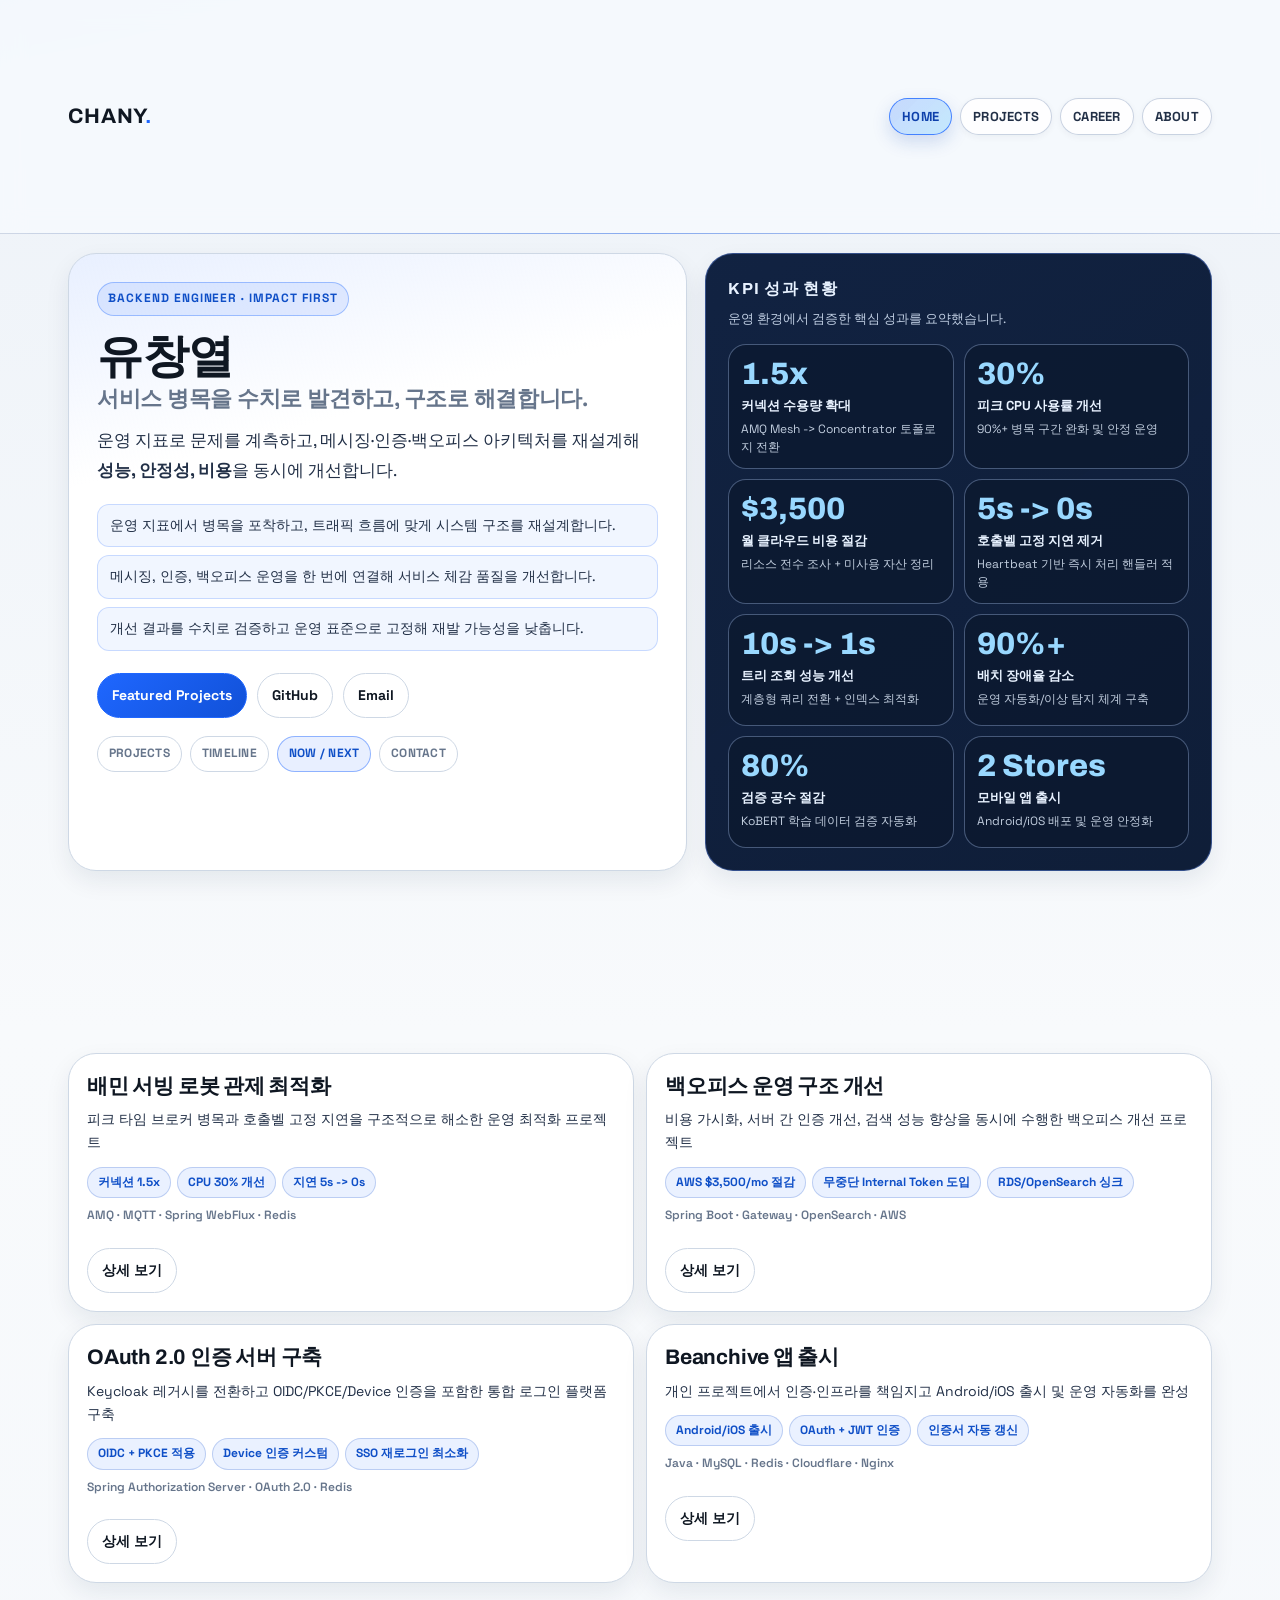
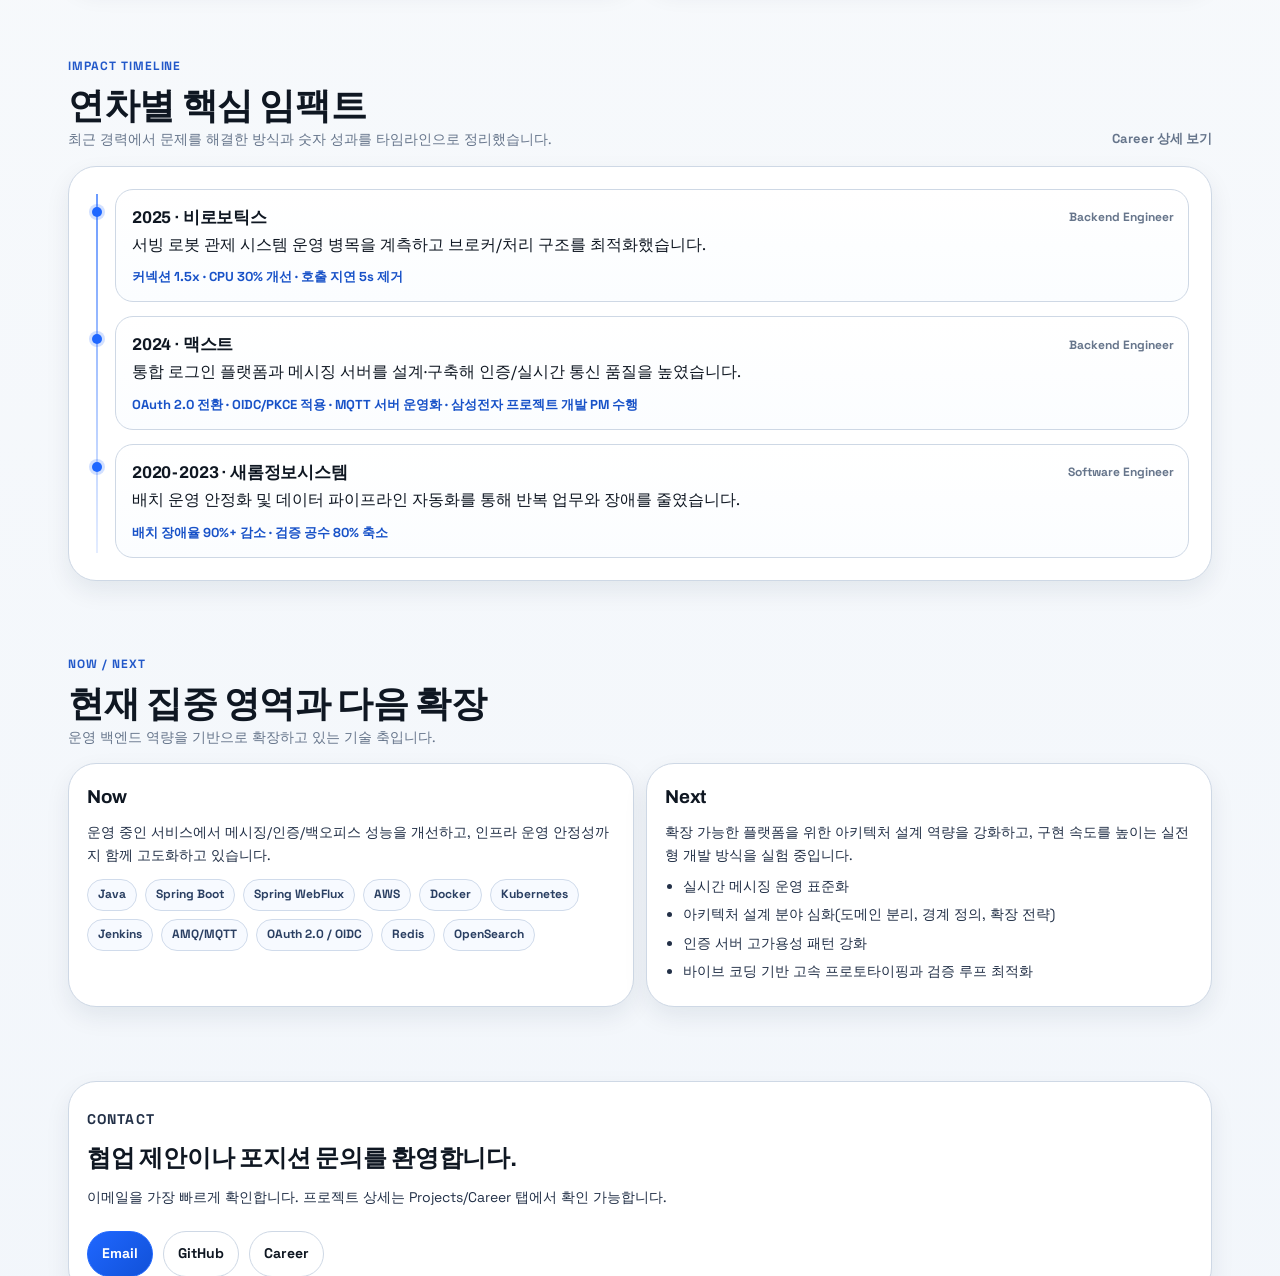
<file: index.html>
<!doctype html>
<html lang="ko">
<head>
  <meta charset="utf-8" />
  <meta name="viewport" content="width=device-width,initial-scale=1" />
  <title>유창열 | Backend Engineer Portfolio</title>
  <meta name="description" content="성과 지표 중심으로 병목 제거, 인증/메시징 구조 개선, 운영 효율 최적화를 수행한 백엔드 엔지니어 유창열의 포트폴리오." />
  <link rel="canonical" href="https://inshakr2.github.io/" />
  <meta property="og:type" content="website" />
  <meta property="og:locale" content="ko_KR" />
  <meta property="og:title" content="유창열 | Backend Engineer Portfolio" />
  <meta property="og:description" content="Problem-Action-Impact 중심의 백엔드 프로젝트와 경력 성과 요약" />
  <meta property="og:url" content="https://inshakr2.github.io/" />
  <meta property="og:image" content="https://inshakr2.github.io/assets/og/cover.svg" />
  <meta name="twitter:card" content="summary_large_image" />
  <meta name="twitter:title" content="유창열 | Backend Engineer Portfolio" />
  <meta name="twitter:description" content="메시징/인증/운영 효율화 중심 백엔드 성과 포트폴리오" />
  <meta name="twitter:image" content="https://inshakr2.github.io/assets/og/cover.svg" />
  <link rel="stylesheet" href="/assets/style.css" />
  <script type="application/ld+json">
  {
    "@context": "https://schema.org",
    "@type": "Person",
    "name": "유창열",
    "jobTitle": "Backend Engineer",
    "url": "https://inshakr2.github.io/",
    "email": "mailto:inshakr2@gmail.com",
    "sameAs": [
      "https://github.com/inshakr2"
    ],
    "knowsAbout": [
      "Java",
      "Spring Boot",
      "Spring WebFlux",
      "AMQ",
      "MQTT",
      "OAuth 2.0",
      "OIDC",
      "Redis",
      "OpenSearch"
    ]
  }
  </script>
</head>
<body>
  <header class="nav">
    <div class="nav-inner">
      <div class="brand"><a href="/">Chany<span class="dot">.</span></a></div>
      <nav class="nav-links" aria-label="주요 메뉴">
        <a data-nav="true" href="/">Home</a>
        <a data-nav="true" href="/projects/">Projects</a>
        <a data-nav="true" href="/career/">Career</a>
        <a data-nav="true" href="/about/">About</a>
      </nav>
    </div>
  </header>

  <main class="container">
    <section class="hero" aria-labelledby="hero-title">
      <article class="hero-main" data-animate="left">
        <p class="kicker">Backend Engineer · Impact First</p>
        <h1 id="hero-title" class="hero-title">유창열
          <span>서비스 병목을 수치로 발견하고, 구조로 해결합니다.</span>
        </h1>
        <p class="hero-lead">
          운영 지표로 문제를 계측하고, 메시징·인증·백오피스 아키텍처를 재설계해
          <b>성능, 안정성, 비용</b>을 동시에 개선합니다.
        </p>
        <div class="hero-points" aria-label="핵심 소개">
          <p class="hero-point">운영 지표에서 병목을 포착하고, 트래픽 흐름에 맞게 시스템 구조를 재설계합니다.</p>
          <p class="hero-point">메시징, 인증, 백오피스 운영을 한 번에 연결해 서비스 체감 품질을 개선합니다.</p>
          <p class="hero-point">개선 결과를 수치로 검증하고 운영 표준으로 고정해 재발 가능성을 낮춥니다.</p>
        </div>

        <div class="actions">
          <a class="btn primary" href="#featured-projects">Featured Projects</a>
          <a class="btn" href="https://github.com/inshakr2" target="_blank" rel="noreferrer">GitHub</a>
          <a class="btn" href="mailto:inshakr2@gmail.com">Email</a>
        </div>

        <nav class="section-jump" aria-label="홈 섹션 이동">
          <a data-section-link="true" href="#featured-projects">Projects</a>
          <a data-section-link="true" href="#impact-timeline">Timeline</a>
          <a data-section-link="true" href="#now-next">Now / Next</a>
          <a data-section-link="true" href="#contact">Contact</a>
        </nav>
      </article>

      <aside class="command-center" id="impact-dashboard" aria-label="핵심 성과 지표" data-animate="right">
        <h2 class="command-title">KPI 성과 현황</h2>
        <p class="command-sub">운영 환경에서 검증한 핵심 성과를 요약했습니다.</p>
        <div class="command-grid">
          <article class="kpi-card" data-kpi="true" data-animate="up">
            <p class="kpi-value">1.5x</p>
            <p class="kpi-label">커넥션 수용량 확대</p>
            <p class="kpi-desc">AMQ Mesh -> Concentrator 토폴로지 전환</p>
          </article>
          <article class="kpi-card" data-kpi="true" data-animate="up">
            <p class="kpi-value">30%</p>
            <p class="kpi-label">피크 CPU 사용률 개선</p>
            <p class="kpi-desc">90%+ 병목 구간 완화 및 안정 운영</p>
          </article>
          <article class="kpi-card" data-kpi="true" data-animate="up">
            <p class="kpi-value">$3,500</p>
            <p class="kpi-label">월 클라우드 비용 절감</p>
            <p class="kpi-desc">리소스 전수 조사 + 미사용 자산 정리</p>
          </article>
          <article class="kpi-card" data-kpi="true" data-animate="up">
            <p class="kpi-value">5s -> 0s</p>
            <p class="kpi-label">호출벨 고정 지연 제거</p>
            <p class="kpi-desc">Heartbeat 기반 즉시 처리 핸들러 적용</p>
          </article>
          <article class="kpi-card" data-kpi="true" data-animate="up">
            <p class="kpi-value">10s -> 1s</p>
            <p class="kpi-label">트리 조회 성능 개선</p>
            <p class="kpi-desc">계층형 쿼리 전환 + 인덱스 최적화</p>
          </article>
          <article class="kpi-card" data-kpi="true" data-animate="up">
            <p class="kpi-value">90%+</p>
            <p class="kpi-label">배치 장애율 감소</p>
            <p class="kpi-desc">운영 자동화/이상 탐지 체계 구축</p>
          </article>
          <article class="kpi-card" data-kpi="true" data-animate="up">
            <p class="kpi-value">80%</p>
            <p class="kpi-label">검증 공수 절감</p>
            <p class="kpi-desc">KoBERT 학습 데이터 검증 자동화</p>
          </article>
          <article class="kpi-card" data-kpi="true" data-animate="up">
            <p class="kpi-value">2 Stores</p>
            <p class="kpi-label">모바일 앱 출시</p>
            <p class="kpi-desc">Android/iOS 배포 및 운영 안정화</p>
          </article>
        </div>
      </aside>
    </section>

    <span id="projects" class="anchor-target" aria-hidden="true"></span>
    <section class="section" id="featured-projects" data-section="true">
      <div class="section-head" data-animate="up">
        <div>
          <p class="section-label">Featured Case Studies</p>
          <h2>핵심 프로젝트 4선</h2>
          <p class="sub">문제-액션-성과가 명확한 프로젝트를 우선 배치했습니다.</p>
        </div>
        <div class="more"><a href="/projects/">전체 9개 프로젝트 보기</a></div>
      </div>

      <div class="grid-2">
        <article class="case-card" data-animate="up">
          <h3 class="case-title">배민 서빙 로봇 관제 최적화</h3>
          <p class="case-summary">피크 타임 브로커 병목과 호출벨 고정 지연을 구조적으로 해소한 운영 최적화 프로젝트</p>
          <div class="metric-strip">
            <span class="metric-pill">커넥션 1.5x</span>
            <span class="metric-pill">CPU 30% 개선</span>
            <span class="metric-pill">지연 5s -> 0s</span>
          </div>
          <p class="case-meta">AMQ · MQTT · Spring WebFlux · Redis</p>
          <div class="actions"><a class="btn" href="/projects/#br-ra">상세 보기</a></div>
        </article>

        <article class="case-card" data-animate="up">
          <h3 class="case-title">백오피스 운영 구조 개선</h3>
          <p class="case-summary">비용 가시화, 서버 간 인증 개선, 검색 성능 향상을 동시에 수행한 백오피스 개선 프로젝트</p>
          <div class="metric-strip">
            <span class="metric-pill">AWS $3,500/mo 절감</span>
            <span class="metric-pill">무중단 Internal Token 도입</span>
            <span class="metric-pill">RDS/OpenSearch 싱크</span>
          </div>
          <p class="case-meta">Spring Boot · Gateway · OpenSearch · AWS</p>
          <div class="actions"><a class="btn" href="/projects/#br-b-portal">상세 보기</a></div>
        </article>

        <article class="case-card" data-animate="up">
          <h3 class="case-title">OAuth 2.0 인증 서버 구축</h3>
          <p class="case-summary">Keycloak 레거시를 전환하고 OIDC/PKCE/Device 인증을 포함한 통합 로그인 플랫폼 구축</p>
          <div class="metric-strip">
            <span class="metric-pill">OIDC + PKCE 적용</span>
            <span class="metric-pill">Device 인증 커스텀</span>
            <span class="metric-pill">SSO 재로그인 최소화</span>
          </div>
          <p class="case-meta">Spring Authorization Server · OAuth 2.0 · Redis</p>
          <div class="actions"><a class="btn" href="/projects/#oauth-server">상세 보기</a></div>
        </article>

        <article class="case-card" data-animate="up">
          <h3 class="case-title">Beanchive 앱 출시</h3>
          <p class="case-summary">개인 프로젝트에서 인증·인프라를 책임지고 Android/iOS 출시 및 운영 자동화를 완성</p>
          <div class="metric-strip">
            <span class="metric-pill">Android/iOS 출시</span>
            <span class="metric-pill">OAuth + JWT 인증</span>
            <span class="metric-pill">인증서 자동 갱신</span>
          </div>
          <p class="case-meta">Java · MySQL · Redis · Cloudflare · Nginx</p>
          <div class="actions"><a class="btn" href="/projects/#beanchive">상세 보기</a></div>
        </article>
      </div>
    </section>

    <span id="career" class="anchor-target" aria-hidden="true"></span>
    <section class="section" id="impact-timeline" data-section="true">
      <div class="section-head" data-animate="up">
        <div>
          <p class="section-label">Impact Timeline</p>
          <h2>연차별 핵심 임팩트</h2>
          <p class="sub">최근 경력에서 문제를 해결한 방식과 숫자 성과를 타임라인으로 정리했습니다.</p>
        </div>
        <div class="more"><a href="/career/">Career 상세 보기</a></div>
      </div>
      <div class="timeline-wrap" data-animate="up">
        <ol class="timeline-list" data-timeline="home">
          <li class="timeline-item">
            <div class="timeline-title">
              <h3>2025 · 비로보틱스</h3>
              <span class="when">Backend Engineer</span>
            </div>
            <p>서빙 로봇 관제 시스템 운영 병목을 계측하고 브로커/처리 구조를 최적화했습니다.</p>
            <p class="timeline-impact">커넥션 1.5x · CPU 30% 개선 · 호출 지연 5s 제거</p>
          </li>
          <li class="timeline-item">
            <div class="timeline-title">
              <h3>2024 · 맥스트</h3>
              <span class="when">Backend Engineer</span>
            </div>
            <p>통합 로그인 플랫폼과 메시징 서버를 설계·구축해 인증/실시간 통신 품질을 높였습니다.</p>
            <p class="timeline-impact">OAuth 2.0 전환 · OIDC/PKCE 적용 · MQTT 서버 운영화 · 삼성전자 프로젝트 개발 PM 수행</p>
          </li>
          <li class="timeline-item">
            <div class="timeline-title">
              <h3>2020-2023 · 새롬정보시스템</h3>
              <span class="when">Software Engineer</span>
            </div>
            <p>배치 운영 안정화 및 데이터 파이프라인 자동화를 통해 반복 업무와 장애를 줄였습니다.</p>
            <p class="timeline-impact">배치 장애율 90%+ 감소 · 검증 공수 80% 축소</p>
          </li>
        </ol>
      </div>
    </section>

    <section class="section" id="now-next" data-section="true">
      <div class="section-head" data-animate="up">
        <div>
          <p class="section-label">Now / Next</p>
          <h2>현재 집중 영역과 다음 확장</h2>
          <p class="sub">운영 백엔드 역량을 기반으로 확장하고 있는 기술 축입니다.</p>
        </div>
      </div>
      <div class="now-next">
        <article class="now-next-block" data-animate="left">
          <h3>Now</h3>
          <p>운영 중인 서비스에서 메시징/인증/백오피스 성능을 개선하고, 인프라 운영 안정성까지 함께 고도화하고 있습니다.</p>
          <div class="stack-cloud">
            <span class="tag">Java</span>
            <span class="tag">Spring Boot</span>
            <span class="tag">Spring WebFlux</span>
            <span class="tag">AWS</span>
            <span class="tag">Docker</span>
            <span class="tag">Kubernetes</span>
            <span class="tag">Jenkins</span>
            <span class="tag">AMQ/MQTT</span>
            <span class="tag">OAuth 2.0 / OIDC</span>
            <span class="tag">Redis</span>
            <span class="tag">OpenSearch</span>
          </div>
        </article>
        <article class="now-next-block" data-animate="right">
          <h3>Next</h3>
          <p>확장 가능한 플랫폼을 위한 아키텍처 설계 역량을 강화하고, 구현 속도를 높이는 실전형 개발 방식을 실험 중입니다.</p>
          <ul>
            <li>실시간 메시징 운영 표준화</li>
            <li>아키텍처 설계 분야 심화(도메인 분리, 경계 정의, 확장 전략)</li>
            <li>인증 서버 고가용성 패턴 강화</li>
            <li>바이브 코딩 기반 고속 프로토타이핑과 검증 루프 최적화</li>
          </ul>
        </article>
      </div>
    </section>

    <section class="section" id="contact" data-section="true">
      <div class="contact-card" data-animate="up">
        <p class="section-label">Contact</p>
        <h2>협업 제안이나 포지션 문의를 환영합니다.</h2>
        <p class="sub">이메일을 가장 빠르게 확인합니다. 프로젝트 상세는 Projects/Career 탭에서 확인 가능합니다.</p>
        <div class="actions">
          <a class="btn primary" href="mailto:inshakr2@gmail.com">Email</a>
          <a class="btn" href="https://github.com/inshakr2" target="_blank" rel="noreferrer">GitHub</a>
          <a class="btn" href="/career/">Career</a>
        </div>
      </div>
    </section>

    <footer class="footer">
      <div>© <span id="year"></span> 유창열</div>
      <div class="footer-links">
        <a href="/">Home</a>
        <a href="/projects/">Projects</a>
        <a href="/career/">Career</a>
        <a href="/about/">About</a>
      </div>
    </footer>
  </main>

  <script src="/assets/main.js"></script>
</body>
</html>
</file>
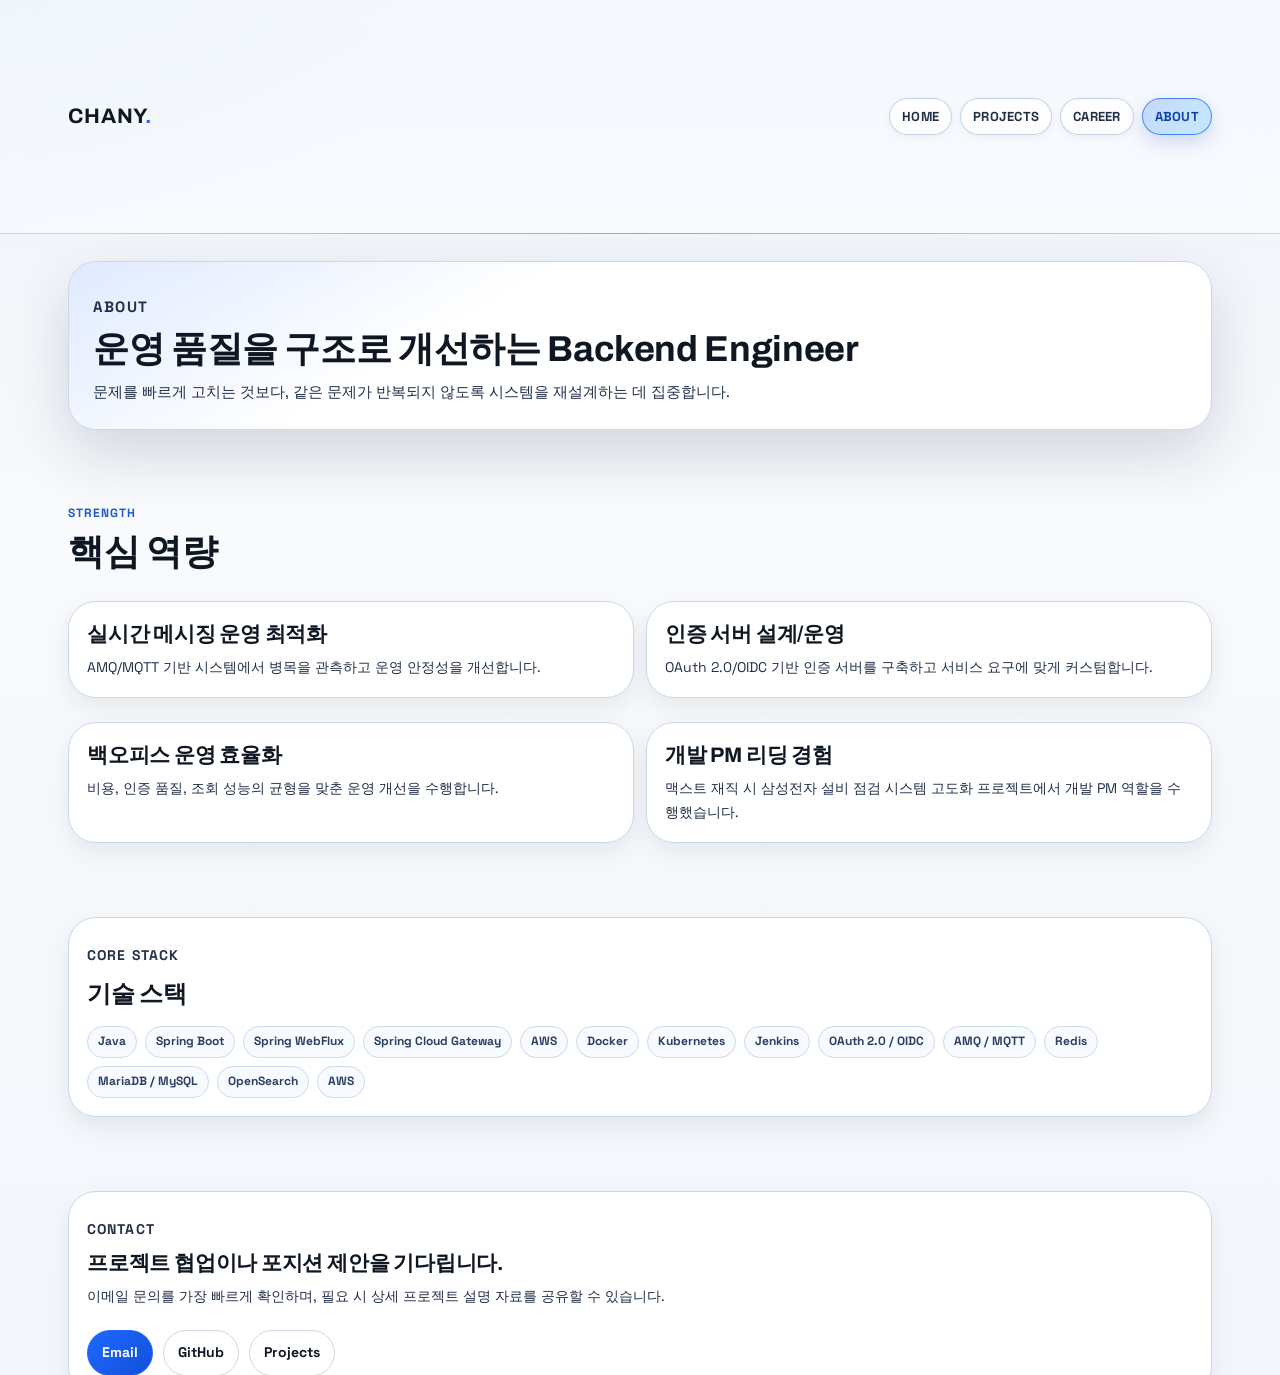
<file: about/index.html>
<!doctype html>
<html lang="ko">
<head>
  <meta charset="utf-8" />
  <meta name="viewport" content="width=device-width,initial-scale=1" />
  <title>About | 유창열</title>
  <meta name="description" content="유창열 소개: 운영 지표 기반 문제 해결, 메시징/인증/운영 구조 개선을 수행하는 백엔드 엔지니어." />
  <link rel="canonical" href="https://inshakr2.github.io/about/" />
  <meta property="og:type" content="website" />
  <meta property="og:title" content="About | 유창열" />
  <meta property="og:description" content="Work Style, Strength, Core Stack를 문제 해결 프레임으로 정리" />
  <meta property="og:url" content="https://inshakr2.github.io/about/" />
  <meta property="og:image" content="https://inshakr2.github.io/assets/og/cover.svg" />
  <meta name="twitter:card" content="summary_large_image" />
  <link rel="stylesheet" href="/assets/style.css" />
</head>
<body>
  <header class="nav">
    <div class="nav-inner">
      <div class="brand"><a href="/">Chany<span class="dot">.</span></a></div>
      <nav class="nav-links" aria-label="주요 메뉴">
        <a data-nav="true" href="/">Home</a>
        <a data-nav="true" href="/projects/">Projects</a>
        <a data-nav="true" href="/career/">Career</a>
        <a data-nav="true" href="/about/">About</a>
      </nav>
    </div>
  </header>

  <main class="container">
    <section class="page-hero" data-animate="up">
      <p class="section-label">About</p>
      <h1>운영 품질을 구조로 개선하는 Backend Engineer</h1>
      <p>문제를 빠르게 고치는 것보다, 같은 문제가 반복되지 않도록 시스템을 재설계하는 데 집중합니다.</p>
    </section>

    <section class="section" data-animate="up">
      <div class="section-head">
        <div>
          <p class="section-label">Strength</p>
          <h2>핵심 역량</h2>
        </div>
      </div>
      <div class="about-grid">
        <article class="about-card" data-animate="up">
          <h3>실시간 메시징 운영 최적화</h3>
          <p>AMQ/MQTT 기반 시스템에서 병목을 관측하고 운영 안정성을 개선합니다.</p>
        </article>
        <article class="about-card" data-animate="up">
          <h3>인증 서버 설계/운영</h3>
          <p>OAuth 2.0/OIDC 기반 인증 서버를 구축하고 서비스 요구에 맞게 커스텀합니다.</p>
        </article>
        <article class="about-card" data-animate="up">
          <h3>백오피스 운영 효율화</h3>
          <p>비용, 인증 품질, 조회 성능의 균형을 맞춘 운영 개선을 수행합니다.</p>
        </article>
        <article class="about-card" data-animate="up">
          <h3>개발 PM 리딩 경험</h3>
          <p>맥스트 재직 시 삼성전자 설비 점검 시스템 고도화 프로젝트에서 개발 PM 역할을 수행했습니다.</p>
        </article>
      </div>
    </section>

    <section class="section" data-animate="up">
      <article class="about-card">
        <p class="section-label">Core Stack</p>
        <h2>기술 스택</h2>
        <div class="stack-cloud">
          <span class="tag">Java</span>
          <span class="tag">Spring Boot</span>
          <span class="tag">Spring WebFlux</span>
          <span class="tag">Spring Cloud Gateway</span>
          <span class="tag">AWS</span>
          <span class="tag">Docker</span>
          <span class="tag">Kubernetes</span>
          <span class="tag">Jenkins</span>
          <span class="tag">OAuth 2.0 / OIDC</span>
          <span class="tag">AMQ / MQTT</span>
          <span class="tag">Redis</span>
          <span class="tag">MariaDB / MySQL</span>
          <span class="tag">OpenSearch</span>
          <span class="tag">AWS</span>
        </div>
      </article>
    </section>

    <section class="section" data-animate="up">
      <article class="contact-card">
        <p class="section-label">Contact</p>
        <h3>프로젝트 협업이나 포지션 제안을 기다립니다.</h3>
        <p>이메일 문의를 가장 빠르게 확인하며, 필요 시 상세 프로젝트 설명 자료를 공유할 수 있습니다.</p>
        <div class="actions">
          <a class="btn primary" href="mailto:inshakr2@gmail.com">Email</a>
          <a class="btn" href="https://github.com/inshakr2" target="_blank" rel="noreferrer">GitHub</a>
          <a class="btn" href="/projects/">Projects</a>
        </div>
      </article>
    </section>

    <footer class="footer">
      <div>© <span id="year"></span> 유창열</div>
      <div class="footer-links">
        <a href="/">Home</a>
        <a href="/projects/">Projects</a>
        <a href="/career/">Career</a>
        <a href="mailto:inshakr2@gmail.com">Email</a>
      </div>
    </footer>
  </main>

  <script src="/assets/main.js"></script>
</body>
</html>
</file>
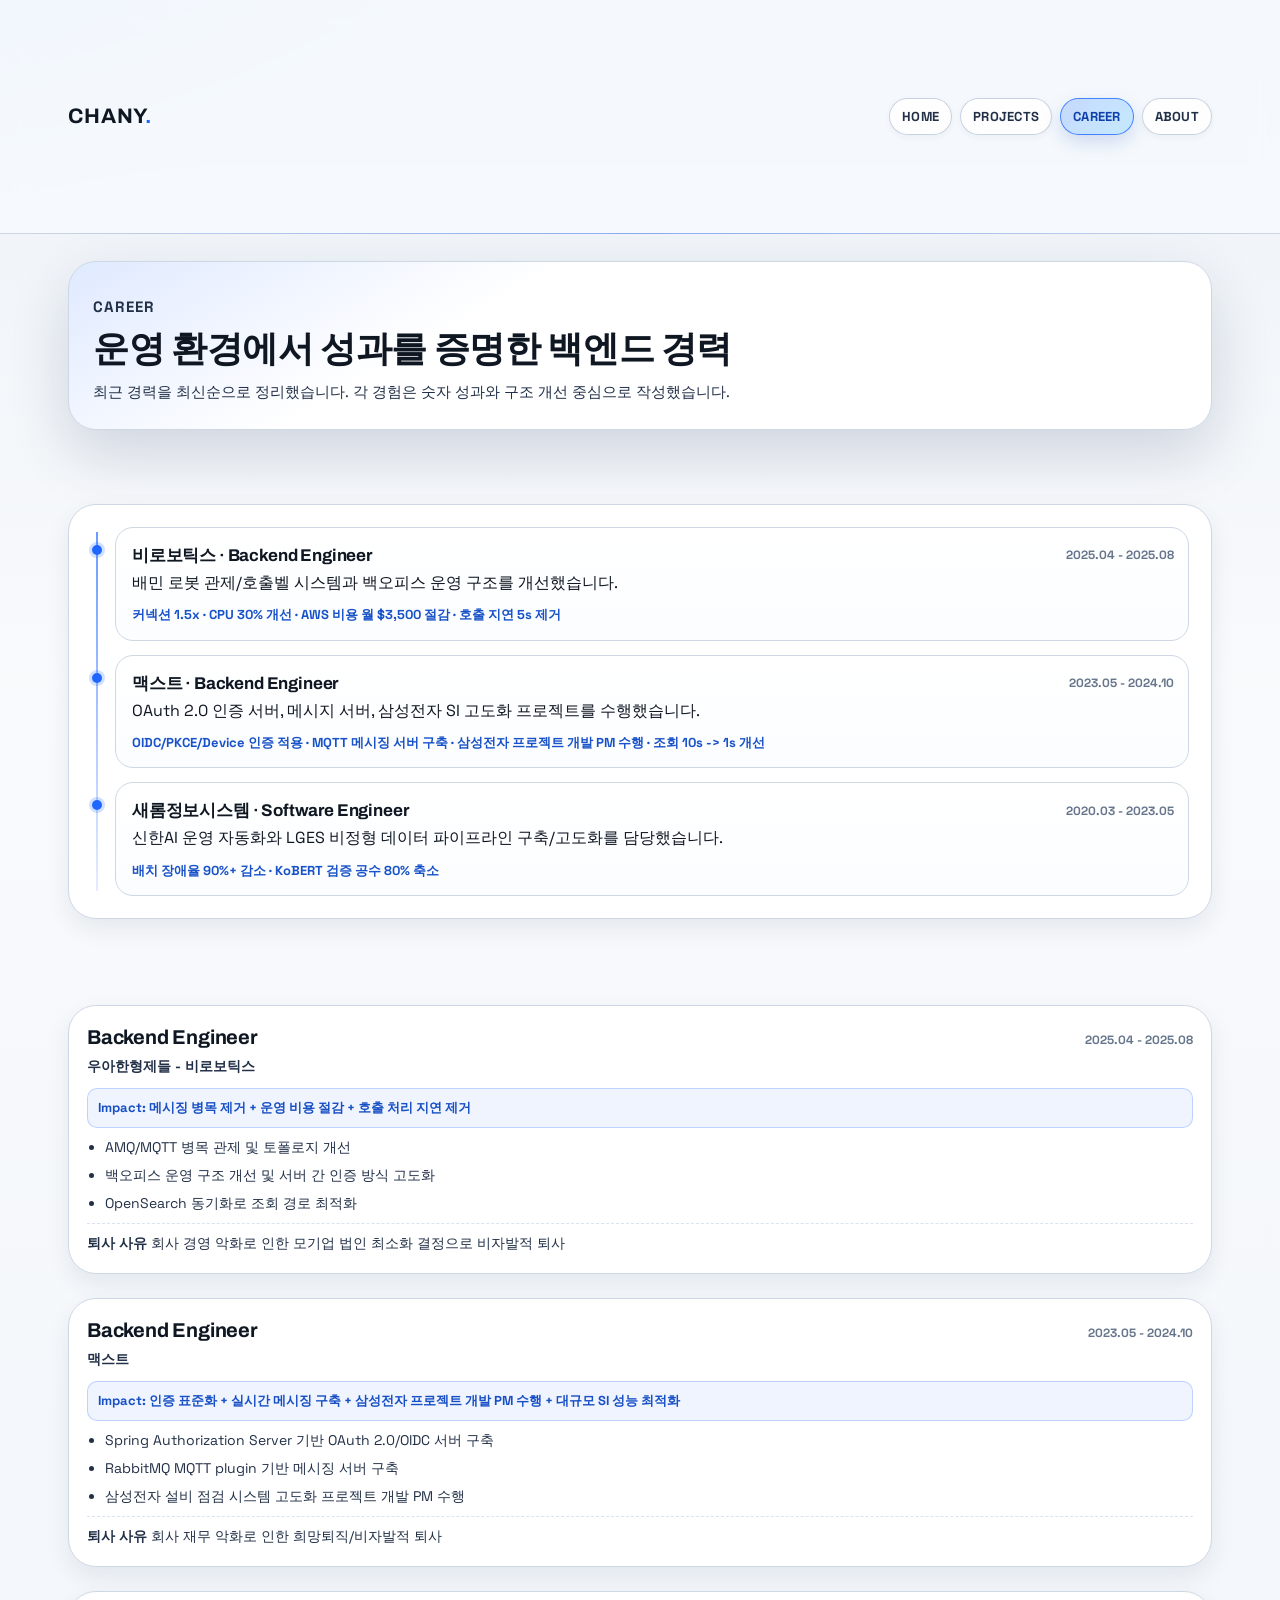
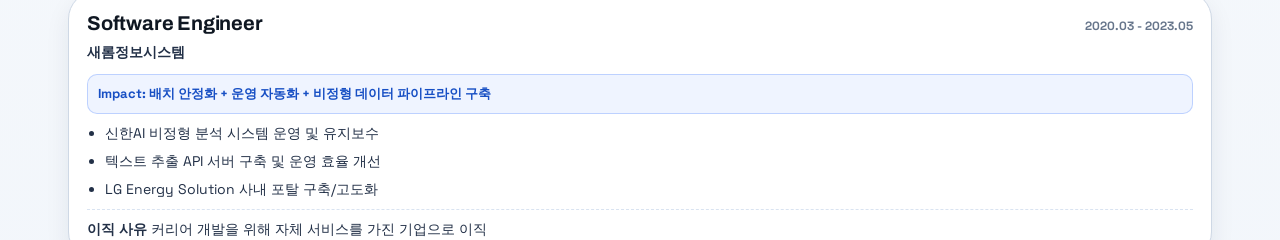
<file: career/index.html>
<!doctype html>
<html lang="ko">
<head>
  <meta charset="utf-8" />
  <meta name="viewport" content="width=device-width,initial-scale=1" />
  <title>Career | 유창열</title>
  <meta name="description" content="유창열의 경력 요약: 운영 성능 개선, OAuth/OIDC 인증 서버 구축, 메시징 시스템 운영 경험." />
  <link rel="canonical" href="https://inshakr2.github.io/career/" />
  <meta property="og:type" content="website" />
  <meta property="og:title" content="Career | 유창열" />
  <meta property="og:description" content="기간 역순 경력과 핵심 성과 지표" />
  <meta property="og:url" content="https://inshakr2.github.io/career/" />
  <meta property="og:image" content="https://inshakr2.github.io/assets/og/cover.svg" />
  <meta name="twitter:card" content="summary_large_image" />
  <link rel="stylesheet" href="/assets/style.css" />
</head>
<body>
  <header class="nav">
    <div class="nav-inner">
      <div class="brand"><a href="/">Chany<span class="dot">.</span></a></div>
      <nav class="nav-links" aria-label="주요 메뉴">
        <a data-nav="true" href="/">Home</a>
        <a data-nav="true" href="/projects/">Projects</a>
        <a data-nav="true" href="/career/">Career</a>
        <a data-nav="true" href="/about/">About</a>
      </nav>
    </div>
  </header>

  <main class="container">
    <section class="page-hero" data-animate="up">
      <p class="section-label">Career</p>
      <h1>운영 환경에서 성과를 증명한 백엔드 경력</h1>
      <p>최근 경력을 최신순으로 정리했습니다. 각 경험은 숫자 성과와 구조 개선 중심으로 작성했습니다.</p>
    </section>

    <section class="section" data-animate="up">
      <div class="timeline-wrap">
        <ol class="timeline-list" data-timeline="career">
          <li class="timeline-item">
            <div class="timeline-title">
              <h3>비로보틱스 · Backend Engineer</h3>
              <span class="when">2025.04 - 2025.08</span>
            </div>
            <p>배민 로봇 관제/호출벨 시스템과 백오피스 운영 구조를 개선했습니다.</p>
            <p class="timeline-impact">커넥션 1.5x · CPU 30% 개선 · AWS 비용 월 $3,500 절감 · 호출 지연 5s 제거</p>
          </li>
          <li class="timeline-item">
            <div class="timeline-title">
              <h3>맥스트 · Backend Engineer</h3>
              <span class="when">2023.05 - 2024.10</span>
            </div>
            <p>OAuth 2.0 인증 서버, 메시지 서버, 삼성전자 SI 고도화 프로젝트를 수행했습니다.</p>
            <p class="timeline-impact">OIDC/PKCE/Device 인증 적용 · MQTT 메시징 서버 구축 · 삼성전자 프로젝트 개발 PM 수행 · 조회 10s -> 1s 개선</p>
          </li>
          <li class="timeline-item">
            <div class="timeline-title">
              <h3>새롬정보시스템 · Software Engineer</h3>
              <span class="when">2020.03 - 2023.05</span>
            </div>
            <p>신한AI 운영 자동화와 LGES 비정형 데이터 파이프라인 구축/고도화를 담당했습니다.</p>
            <p class="timeline-impact">배치 장애율 90%+ 감소 · KoBERT 검증 공수 80% 축소</p>
          </li>
        </ol>
      </div>
    </section>

    <section class="section">
      <div class="career-grid">
        <article class="career-item" data-animate="up">
          <div class="top">
            <h3 class="role">Backend Engineer</h3>
            <span class="when">2025.04 - 2025.08</span>
          </div>
          <p class="org">우아한형제들 - 비로보틱스</p>
          <p class="impact-line">Impact: 메시징 병목 제거 + 운영 비용 절감 + 호출 처리 지연 제거</p>
          <ul>
            <li>AMQ/MQTT 병목 관제 및 토폴로지 개선</li>
            <li>백오피스 운영 구조 개선 및 서버 간 인증 방식 고도화</li>
            <li>OpenSearch 동기화로 조회 경로 최적화</li>
          </ul>
          <p class="reason-note"><b>퇴사 사유</b> 회사 경영 악화로 인한 모기업 법인 최소화 결정으로 비자발적 퇴사</p>
        </article>

        <article class="career-item" data-animate="up">
          <div class="top">
            <h3 class="role">Backend Engineer</h3>
            <span class="when">2023.05 - 2024.10</span>
          </div>
          <p class="org">맥스트</p>
          <p class="impact-line">Impact: 인증 표준화 + 실시간 메시징 구축 + 삼성전자 프로젝트 개발 PM 수행 + 대규모 SI 성능 최적화</p>
          <ul>
            <li>Spring Authorization Server 기반 OAuth 2.0/OIDC 서버 구축</li>
            <li>RabbitMQ MQTT plugin 기반 메시징 서버 구축</li>
            <li>삼성전자 설비 점검 시스템 고도화 프로젝트 개발 PM 수행</li>
          </ul>
          <p class="reason-note"><b>퇴사 사유</b> 회사 재무 악화로 인한 희망퇴직/비자발적 퇴사</p>
        </article>

        <article class="career-item" data-animate="up">
          <div class="top">
            <h3 class="role">Software Engineer</h3>
            <span class="when">2020.03 - 2023.05</span>
          </div>
          <p class="org">새롬정보시스템</p>
          <p class="impact-line">Impact: 배치 안정화 + 운영 자동화 + 비정형 데이터 파이프라인 구축</p>
          <ul>
            <li>신한AI 비정형 분석 시스템 운영 및 유지보수</li>
            <li>텍스트 추출 API 서버 구축 및 운영 효율 개선</li>
            <li>LG Energy Solution 사내 포탈 구축/고도화</li>
          </ul>
          <p class="reason-note"><b>이직 사유</b> 커리어 개발을 위해 자체 서비스를 가진 기업으로 이직</p>
        </article>
      </div>
    </section>

    <footer class="footer">
      <div>© <span id="year"></span> 유창열</div>
      <div class="footer-links">
        <a href="/">Home</a>
        <a href="/projects/">Projects</a>
        <a href="/about/">About</a>
        <a href="mailto:inshakr2@gmail.com">Email</a>
      </div>
    </footer>
  </main>

  <script src="/assets/main.js"></script>
</body>
</html>
</file>
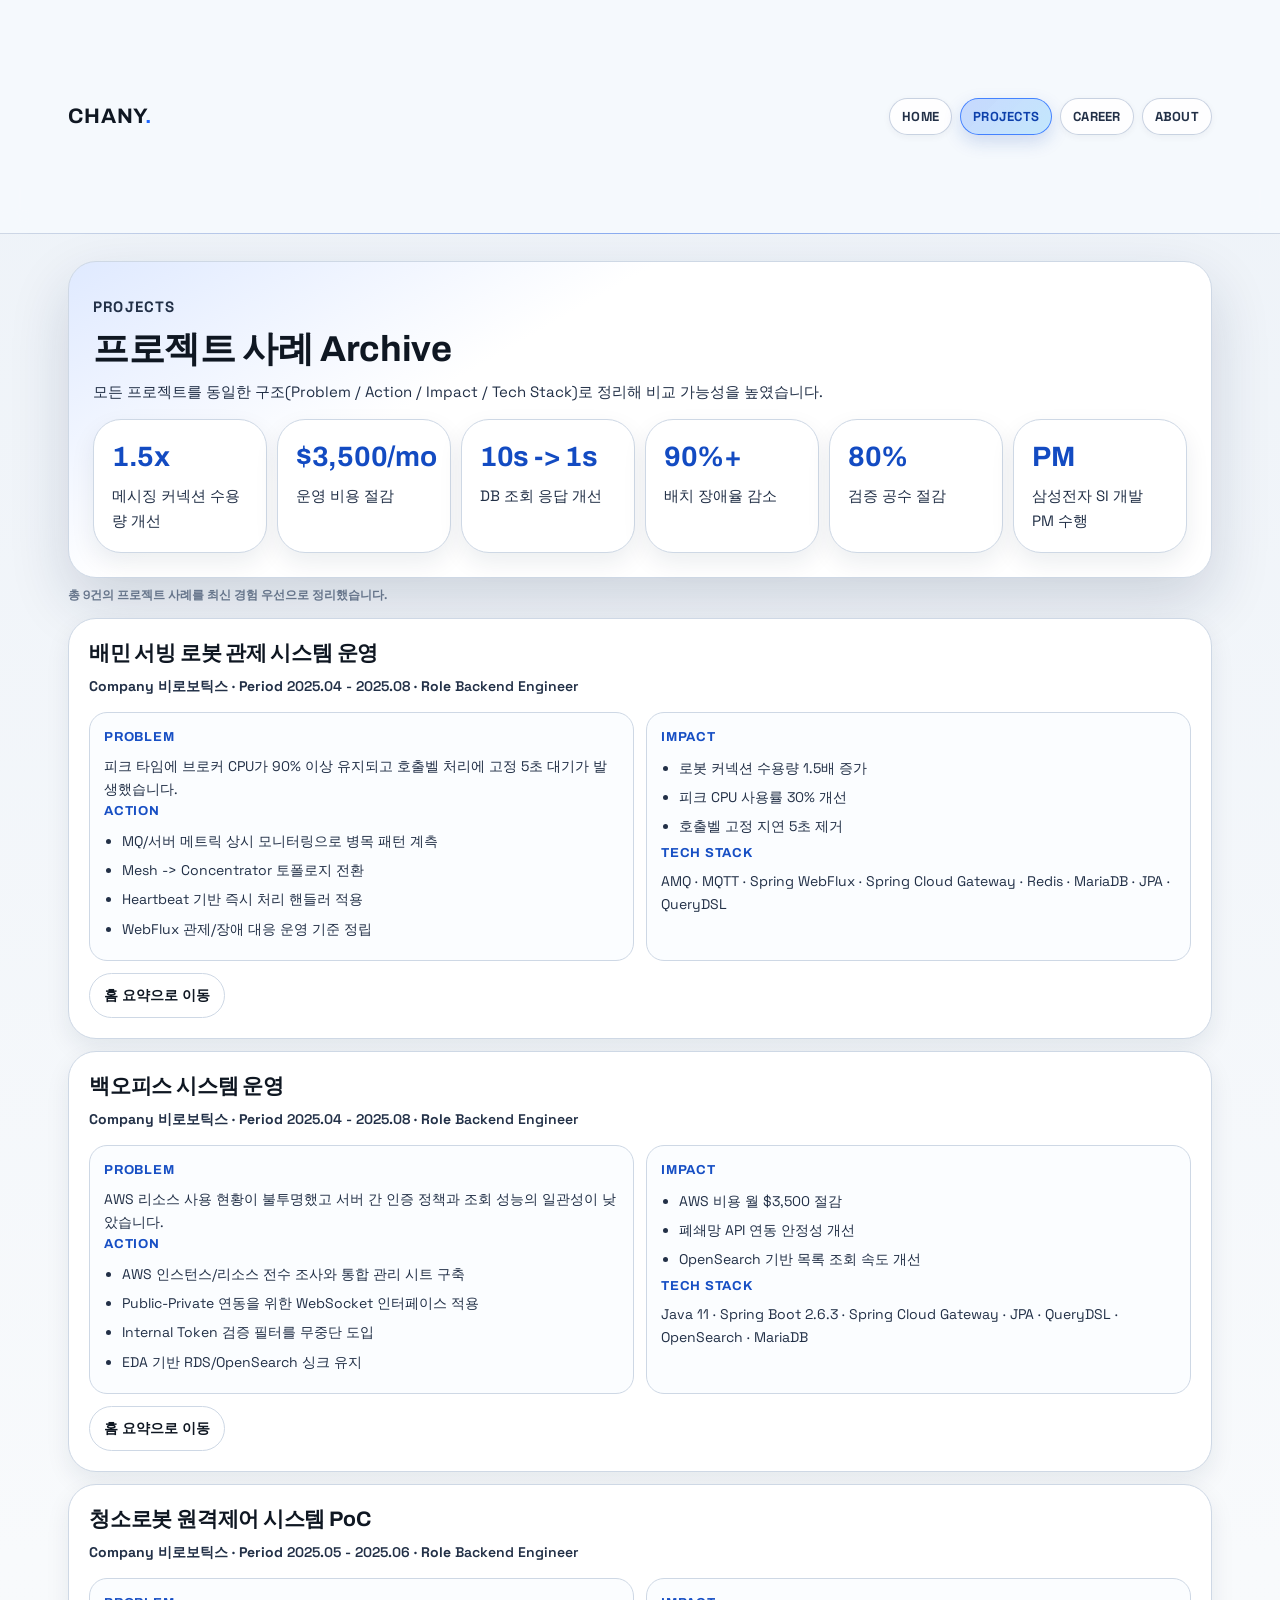
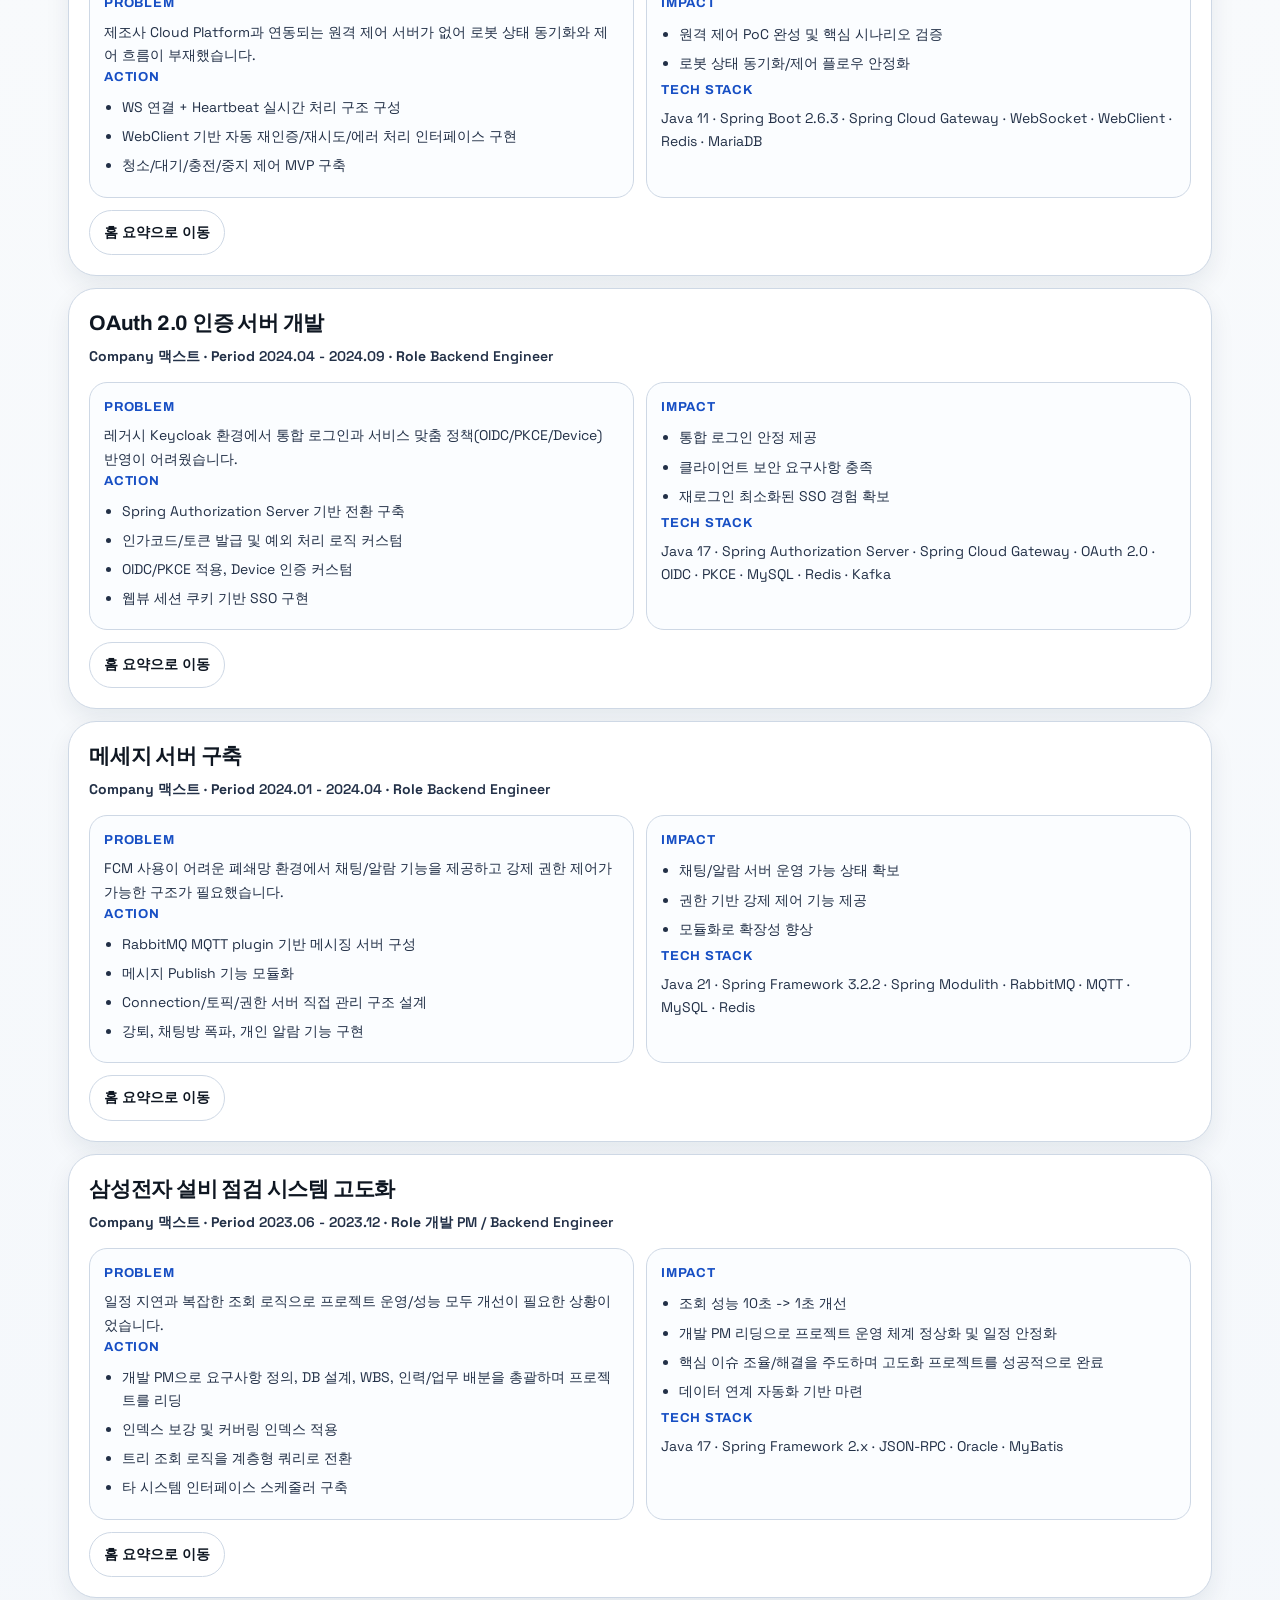
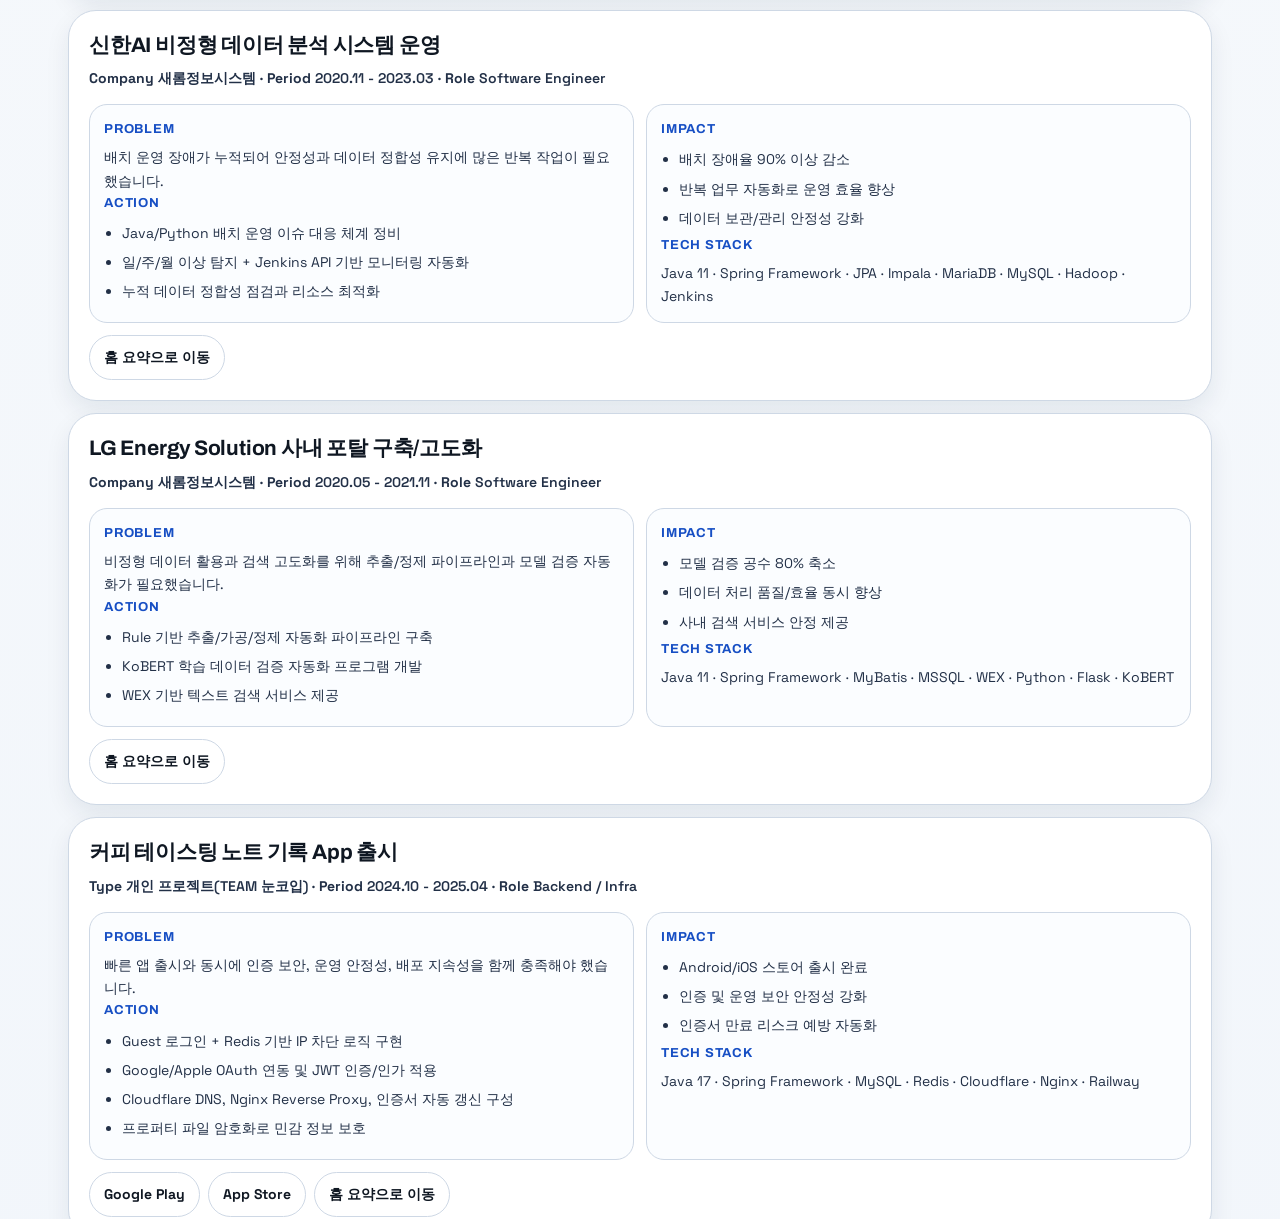
<file: projects/index.html>
<!doctype html>
<html lang="ko">
<head>
  <meta charset="utf-8" />
  <meta name="viewport" content="width=device-width,initial-scale=1" />
  <title>Projects | 유창열</title>
  <meta name="description" content="유창열의 프로젝트 상세: 메시징 병목 최적화, OAuth/OIDC 인증 서버, 백오피스 운영 개선, 데이터 플랫폼 운영 자동화." />
  <link rel="canonical" href="https://inshakr2.github.io/projects/" />
  <meta property="og:type" content="website" />
  <meta property="og:title" content="Projects | 유창열" />
  <meta property="og:description" content="Problem-Action-Impact 중심 백엔드 프로젝트 9선" />
  <meta property="og:url" content="https://inshakr2.github.io/projects/" />
  <meta property="og:image" content="https://inshakr2.github.io/assets/og/cover.svg" />
  <meta name="twitter:card" content="summary_large_image" />
  <link rel="stylesheet" href="/assets/style.css" />
</head>
<body>
  <header class="nav">
    <div class="nav-inner">
      <div class="brand"><a href="/">Chany<span class="dot">.</span></a></div>
      <nav class="nav-links" aria-label="주요 메뉴">
        <a data-nav="true" href="/">Home</a>
        <a data-nav="true" href="/projects/">Projects</a>
        <a data-nav="true" href="/career/">Career</a>
        <a data-nav="true" href="/about/">About</a>
      </nav>
    </div>
  </header>

  <main class="container">
    <section class="page-hero" data-animate="up">
      <p class="section-label">Projects</p>
      <h1>프로젝트 사례 Archive</h1>
      <p>모든 프로젝트를 동일한 구조(Problem / Action / Impact / Tech Stack)로 정리해 비교 가능성을 높였습니다.</p>
      <div class="stat-grid">
        <article class="stat-card" data-animate="up">
          <h3>1.5x</h3>
          <p>메시징 커넥션 수용량 개선</p>
        </article>
        <article class="stat-card" data-animate="up">
          <h3>$3,500/mo</h3>
          <p>운영 비용 절감</p>
        </article>
        <article class="stat-card" data-animate="up">
          <h3>10s -> 1s</h3>
          <p>DB 조회 응답 개선</p>
        </article>
        <article class="stat-card" data-animate="up">
          <h3>90%+</h3>
          <p>배치 장애율 감소</p>
        </article>
        <article class="stat-card" data-animate="up">
          <h3>80%</h3>
          <p>검증 공수 절감</p>
        </article>
        <article class="stat-card" data-animate="up">
          <h3>PM</h3>
          <p>삼성전자 SI 개발 PM 수행</p>
        </article>
      </div>
    </section>

    <p class="small-line" data-animate="up">총 9건의 프로젝트 사례를 최신 경험 우선으로 정리했습니다.</p>

    <section class="section case-study" id="br-ra" data-animate="up">
      <h3>배민 서빙 로봇 관제 시스템 운영</h3>
      <p class="small-line"><b>Company</b> 비로보틱스 · <b>Period</b> 2025.04 - 2025.08 · <b>Role</b> Backend Engineer</p>
      <div class="two-col">
        <article class="case-block">
          <h4>Problem</h4>
          <p>피크 타임에 브로커 CPU가 90% 이상 유지되고 호출벨 처리에 고정 5초 대기가 발생했습니다.</p>
          <h4>Action</h4>
          <ul>
            <li>MQ/서버 메트릭 상시 모니터링으로 병목 패턴 계측</li>
            <li>Mesh -> Concentrator 토폴로지 전환</li>
            <li>Heartbeat 기반 즉시 처리 핸들러 적용</li>
            <li>WebFlux 관제/장애 대응 운영 기준 정립</li>
          </ul>
        </article>
        <article class="case-block">
          <h4>Impact</h4>
          <ul>
            <li>로봇 커넥션 수용량 1.5배 증가</li>
            <li>피크 CPU 사용률 30% 개선</li>
            <li>호출벨 고정 지연 5초 제거</li>
          </ul>
          <h4>Tech Stack</h4>
          <p>AMQ · MQTT · Spring WebFlux · Spring Cloud Gateway · Redis · MariaDB · JPA · QueryDSL</p>
        </article>
      </div>
      <div class="case-actions"><a class="btn" href="/#projects">홈 요약으로 이동</a></div>
    </section>

    <section class="section case-study" id="br-b-portal" data-animate="up">
      <h3>백오피스 시스템 운영</h3>
      <p class="small-line"><b>Company</b> 비로보틱스 · <b>Period</b> 2025.04 - 2025.08 · <b>Role</b> Backend Engineer</p>
      <div class="two-col">
        <article class="case-block">
          <h4>Problem</h4>
          <p>AWS 리소스 사용 현황이 불투명했고 서버 간 인증 정책과 조회 성능의 일관성이 낮았습니다.</p>
          <h4>Action</h4>
          <ul>
            <li>AWS 인스턴스/리소스 전수 조사와 통합 관리 시트 구축</li>
            <li>Public-Private 연동을 위한 WebSocket 인터페이스 적용</li>
            <li>Internal Token 검증 필터를 무중단 도입</li>
            <li>EDA 기반 RDS/OpenSearch 싱크 유지</li>
          </ul>
        </article>
        <article class="case-block">
          <h4>Impact</h4>
          <ul>
            <li>AWS 비용 월 $3,500 절감</li>
            <li>폐쇄망 API 연동 안정성 개선</li>
            <li>OpenSearch 기반 목록 조회 속도 개선</li>
          </ul>
          <h4>Tech Stack</h4>
          <p>Java 11 · Spring Boot 2.6.3 · Spring Cloud Gateway · JPA · QueryDSL · OpenSearch · MariaDB</p>
        </article>
      </div>
      <div class="case-actions"><a class="btn" href="/#projects">홈 요약으로 이동</a></div>
    </section>

    <section class="section case-study" id="cleanbot-poc" data-animate="up">
      <h3>청소로봇 원격제어 시스템 PoC</h3>
      <p class="small-line"><b>Company</b> 비로보틱스 · <b>Period</b> 2025.05 - 2025.06 · <b>Role</b> Backend Engineer</p>
      <div class="two-col">
        <article class="case-block">
          <h4>Problem</h4>
          <p>제조사 Cloud Platform과 연동되는 원격 제어 서버가 없어 로봇 상태 동기화와 제어 흐름이 부재했습니다.</p>
          <h4>Action</h4>
          <ul>
            <li>WS 연결 + Heartbeat 실시간 처리 구조 구성</li>
            <li>WebClient 기반 자동 재인증/재시도/에러 처리 인터페이스 구현</li>
            <li>청소/대기/충전/중지 제어 MVP 구축</li>
          </ul>
        </article>
        <article class="case-block">
          <h4>Impact</h4>
          <ul>
            <li>원격 제어 PoC 완성 및 핵심 시나리오 검증</li>
            <li>로봇 상태 동기화/제어 플로우 안정화</li>
          </ul>
          <h4>Tech Stack</h4>
          <p>Java 11 · Spring Boot 2.6.3 · Spring Cloud Gateway · WebSocket · WebClient · Redis · MariaDB</p>
        </article>
      </div>
      <div class="case-actions"><a class="btn" href="/#projects">홈 요약으로 이동</a></div>
    </section>

    <section class="section case-study" id="oauth-server" data-animate="up">
      <h3>OAuth 2.0 인증 서버 개발</h3>
      <p class="small-line"><b>Company</b> 맥스트 · <b>Period</b> 2024.04 - 2024.09 · <b>Role</b> Backend Engineer</p>
      <div class="two-col">
        <article class="case-block">
          <h4>Problem</h4>
          <p>레거시 Keycloak 환경에서 통합 로그인과 서비스 맞춤 정책(OIDC/PKCE/Device) 반영이 어려웠습니다.</p>
          <h4>Action</h4>
          <ul>
            <li>Spring Authorization Server 기반 전환 구축</li>
            <li>인가코드/토큰 발급 및 예외 처리 로직 커스텀</li>
            <li>OIDC/PKCE 적용, Device 인증 커스텀</li>
            <li>웹뷰 세션 쿠키 기반 SSO 구현</li>
          </ul>
        </article>
        <article class="case-block">
          <h4>Impact</h4>
          <ul>
            <li>통합 로그인 안정 제공</li>
            <li>클라이언트 보안 요구사항 충족</li>
            <li>재로그인 최소화된 SSO 경험 확보</li>
          </ul>
          <h4>Tech Stack</h4>
          <p>Java 17 · Spring Authorization Server · Spring Cloud Gateway · OAuth 2.0 · OIDC · PKCE · MySQL · Redis · Kafka</p>
        </article>
      </div>
      <div class="case-actions"><a class="btn" href="/#projects">홈 요약으로 이동</a></div>
    </section>

    <section class="section case-study" id="message-server" data-animate="up">
      <h3>메세지 서버 구축</h3>
      <p class="small-line"><b>Company</b> 맥스트 · <b>Period</b> 2024.01 - 2024.04 · <b>Role</b> Backend Engineer</p>
      <div class="two-col">
        <article class="case-block">
          <h4>Problem</h4>
          <p>FCM 사용이 어려운 폐쇄망 환경에서 채팅/알람 기능을 제공하고 강제 권한 제어가 가능한 구조가 필요했습니다.</p>
          <h4>Action</h4>
          <ul>
            <li>RabbitMQ MQTT plugin 기반 메시징 서버 구성</li>
            <li>메시지 Publish 기능 모듈화</li>
            <li>Connection/토픽/권한 서버 직접 관리 구조 설계</li>
            <li>강퇴, 채팅방 폭파, 개인 알람 기능 구현</li>
          </ul>
        </article>
        <article class="case-block">
          <h4>Impact</h4>
          <ul>
            <li>채팅/알람 서버 운영 가능 상태 확보</li>
            <li>권한 기반 강제 제어 기능 제공</li>
            <li>모듈화로 확장성 향상</li>
          </ul>
          <h4>Tech Stack</h4>
          <p>Java 21 · Spring Framework 3.2.2 · Spring Modulith · RabbitMQ · MQTT · MySQL · Redis</p>
        </article>
      </div>
      <div class="case-actions"><a class="btn" href="/#projects">홈 요약으로 이동</a></div>
    </section>

    <section class="section case-study" id="samsung-si" data-animate="up">
      <h3>삼성전자 설비 점검 시스템 고도화</h3>
      <p class="small-line"><b>Company</b> 맥스트 · <b>Period</b> 2023.06 - 2023.12 · <b>Role</b> 개발 PM / Backend Engineer</p>
      <div class="two-col">
        <article class="case-block">
          <h4>Problem</h4>
          <p>일정 지연과 복잡한 조회 로직으로 프로젝트 운영/성능 모두 개선이 필요한 상황이었습니다.</p>
          <h4>Action</h4>
          <ul>
            <li>개발 PM으로 요구사항 정의, DB 설계, WBS, 인력/업무 배분을 총괄하며 프로젝트를 리딩</li>
            <li>인덱스 보강 및 커버링 인덱스 적용</li>
            <li>트리 조회 로직을 계층형 쿼리로 전환</li>
            <li>타 시스템 인터페이스 스케줄러 구축</li>
          </ul>
        </article>
        <article class="case-block">
          <h4>Impact</h4>
          <ul>
            <li>조회 성능 10초 -> 1초 개선</li>
            <li>개발 PM 리딩으로 프로젝트 운영 체계 정상화 및 일정 안정화</li>
            <li>핵심 이슈 조율/해결을 주도하며 고도화 프로젝트를 성공적으로 완료</li>
            <li>데이터 연계 자동화 기반 마련</li>
          </ul>
          <h4>Tech Stack</h4>
          <p>Java 17 · Spring Framework 2.x · JSON-RPC · Oracle · MyBatis</p>
        </article>
      </div>
      <div class="case-actions"><a class="btn" href="/#projects">홈 요약으로 이동</a></div>
    </section>

    <section class="section case-study" id="shinhan-ai" data-animate="up">
      <h3>신한AI 비정형 데이터 분석 시스템 운영</h3>
      <p class="small-line"><b>Company</b> 새롬정보시스템 · <b>Period</b> 2020.11 - 2023.03 · <b>Role</b> Software Engineer</p>
      <div class="two-col">
        <article class="case-block">
          <h4>Problem</h4>
          <p>배치 운영 장애가 누적되어 안정성과 데이터 정합성 유지에 많은 반복 작업이 필요했습니다.</p>
          <h4>Action</h4>
          <ul>
            <li>Java/Python 배치 운영 이슈 대응 체계 정비</li>
            <li>일/주/월 이상 탐지 + Jenkins API 기반 모니터링 자동화</li>
            <li>누적 데이터 정합성 점검과 리소스 최적화</li>
          </ul>
        </article>
        <article class="case-block">
          <h4>Impact</h4>
          <ul>
            <li>배치 장애율 90% 이상 감소</li>
            <li>반복 업무 자동화로 운영 효율 향상</li>
            <li>데이터 보관/관리 안정성 강화</li>
          </ul>
          <h4>Tech Stack</h4>
          <p>Java 11 · Spring Framework · JPA · Impala · MariaDB · MySQL · Hadoop · Jenkins</p>
        </article>
      </div>
      <div class="case-actions"><a class="btn" href="/#projects">홈 요약으로 이동</a></div>
    </section>

    <section class="section case-study" id="lg-portal" data-animate="up">
      <h3>LG Energy Solution 사내 포탈 구축/고도화</h3>
      <p class="small-line"><b>Company</b> 새롬정보시스템 · <b>Period</b> 2020.05 - 2021.11 · <b>Role</b> Software Engineer</p>
      <div class="two-col">
        <article class="case-block">
          <h4>Problem</h4>
          <p>비정형 데이터 활용과 검색 고도화를 위해 추출/정제 파이프라인과 모델 검증 자동화가 필요했습니다.</p>
          <h4>Action</h4>
          <ul>
            <li>Rule 기반 추출/가공/정제 자동화 파이프라인 구축</li>
            <li>KoBERT 학습 데이터 검증 자동화 프로그램 개발</li>
            <li>WEX 기반 텍스트 검색 서비스 제공</li>
          </ul>
        </article>
        <article class="case-block">
          <h4>Impact</h4>
          <ul>
            <li>모델 검증 공수 80% 축소</li>
            <li>데이터 처리 품질/효율 동시 향상</li>
            <li>사내 검색 서비스 안정 제공</li>
          </ul>
          <h4>Tech Stack</h4>
          <p>Java 11 · Spring Framework · MyBatis · MSSQL · WEX · Python · Flask · KoBERT</p>
        </article>
      </div>
      <div class="case-actions"><a class="btn" href="/#projects">홈 요약으로 이동</a></div>
    </section>

    <section class="section case-study" id="beanchive" data-animate="up">
      <h3>커피 테이스팅 노트 기록 App 출시</h3>
      <p class="small-line"><b>Type</b> 개인 프로젝트(TEAM 눈코입) · <b>Period</b> 2024.10 - 2025.04 · <b>Role</b> Backend / Infra</p>
      <div class="two-col">
        <article class="case-block">
          <h4>Problem</h4>
          <p>빠른 앱 출시와 동시에 인증 보안, 운영 안정성, 배포 지속성을 함께 충족해야 했습니다.</p>
          <h4>Action</h4>
          <ul>
            <li>Guest 로그인 + Redis 기반 IP 차단 로직 구현</li>
            <li>Google/Apple OAuth 연동 및 JWT 인증/인가 적용</li>
            <li>Cloudflare DNS, Nginx Reverse Proxy, 인증서 자동 갱신 구성</li>
            <li>프로퍼티 파일 암호화로 민감 정보 보호</li>
          </ul>
        </article>
        <article class="case-block">
          <h4>Impact</h4>
          <ul>
            <li>Android/iOS 스토어 출시 완료</li>
            <li>인증 및 운영 보안 안정성 강화</li>
            <li>인증서 만료 리스크 예방 자동화</li>
          </ul>
          <h4>Tech Stack</h4>
          <p>Java 17 · Spring Framework · MySQL · Redis · Cloudflare · Nginx · Railway</p>
        </article>
      </div>
      <div class="case-actions">
        <a class="btn" href="https://play.google.com/store/apps/details?id=com.nunkoib.beanchive&amp;hl=ko" target="_blank" rel="noreferrer">Google Play</a>
        <a class="btn" href="https://apps.apple.com/kr/app/%EB%B9%88%EC%B9%B4%EC%9D%B4%EB%B8%8C-beanchive/id6745204205" target="_blank" rel="noreferrer">App Store</a>
        <a class="btn" href="/#projects">홈 요약으로 이동</a>
      </div>
    </section>

    <footer class="footer">
      <div>© <span id="year"></span> 유창열</div>
      <div class="footer-links">
        <a href="/">Home</a>
        <a href="/career/">Career</a>
        <a href="/about/">About</a>
        <a href="mailto:inshakr2@gmail.com">Email</a>
      </div>
    </footer>
  </main>

  <script src="/assets/main.js"></script>
</body>
</html>
</file>
<file: assets/style.css>
@import url('https://fonts.googleapis.com/css2?family=Archivo:wght@400;500;600;700;800&family=Space+Grotesk:wght@400;500;600;700&display=swap');

:root {
  --bg-0: #eef2f7;
  --bg-1: #f8fafc;
  --panel: #ffffff;
  --panel-soft: #f4f7fb;
  --text: #0f1722;
  --text-soft: #223047;
  --muted: #66758b;
  --line: #ced8e5;
  --accent: #1f67ff;
  --accent-2: #00a3ff;
  --ok: #0b8f66;
  --warn: #b86a00;
  --radius-sm: 12px;
  --radius-md: 18px;
  --radius-lg: 28px;
  --shadow-sm: 0 10px 24px rgba(15, 34, 65, 0.08);
  --shadow-lg: 0 24px 60px rgba(19, 39, 75, 0.16);
  --max: 1180px;
  --nav-height: 76px;
  --space-section: 74px;
}

* {
  box-sizing: border-box;
}

html,
body {
  min-height: 100%;
}

html {
  scroll-behavior: smooth;
}

body {
  margin: 0;
  padding-top: var(--nav-height);
  color: var(--text);
  font-family: 'Space Grotesk', 'Pretendard Variable', 'Noto Sans KR', sans-serif;
  line-height: 1.65;
  background:
    radial-gradient(1200px 700px at -12% -10%, rgba(31, 103, 255, 0.2), transparent 58%),
    radial-gradient(1000px 650px at 120% -18%, rgba(0, 163, 255, 0.2), transparent 56%),
    linear-gradient(180deg, #edf2f8 0%, var(--bg-1) 34%, #f2f6fb 100%);
}

a {
  color: var(--accent);
  text-decoration: none;
}

a:hover {
  text-decoration: underline;
}

a:focus-visible,
button:focus-visible,
summary:focus-visible {
  outline: 2px solid var(--accent);
  outline-offset: 2px;
  border-radius: 10px;
}

h1,
h2,
h3,
h4 {
  margin: 0;
  font-family: 'Archivo', 'Pretendard Variable', sans-serif;
  letter-spacing: -0.01em;
}

p {
  margin: 0;
}

ul {
  margin: 0;
  padding-left: 18px;
}

img {
  max-width: 100%;
  display: block;
}

.anchor-target {
  display: block;
  position: relative;
  top: calc(-1 * (var(--nav-height) + 18px));
  visibility: hidden;
}

.nav {
  position: fixed;
  top: 0;
  left: 0;
  right: 0;
  z-index: 60;
  border-bottom: 1px solid rgba(131, 150, 180, 0.35);
  backdrop-filter: blur(12px);
  background: rgba(247, 250, 254, 0.82);
}

.nav::after {
  content: '';
  position: absolute;
  left: 0;
  right: 0;
  bottom: -1px;
  height: 1px;
  background: linear-gradient(90deg, transparent, rgba(31, 103, 255, 0.4), transparent);
}

.nav-inner {
  max-width: var(--max);
  min-height: var(--nav-height);
  margin: 0 auto;
  padding: 10px 18px;
  display: flex;
  align-items: center;
  justify-content: space-between;
  gap: 14px;
}

.brand {
  font-family: 'Archivo', sans-serif;
  font-size: 21px;
  font-weight: 700;
  letter-spacing: 0.04em;
  text-transform: uppercase;
}

.brand a {
  color: var(--text);
  text-decoration: none;
}

.brand .dot {
  color: var(--accent);
}

.nav-links {
  display: flex;
  align-items: center;
  flex-wrap: wrap;
  gap: 8px;
}

.nav-links a {
  padding: 7px 12px;
  border-radius: 999px;
  border: 1px solid rgba(120, 143, 180, 0.4);
  background: rgba(255, 255, 255, 0.88);
  color: var(--text-soft);
  font-size: 13px;
  font-weight: 700;
  letter-spacing: 0.02em;
  text-transform: uppercase;
  box-shadow: 0 2px 7px rgba(20, 35, 62, 0.05);
}

.nav-links a:hover {
  text-decoration: none;
  border-color: rgba(31, 103, 255, 0.55);
  background: rgba(31, 103, 255, 0.14);
  color: #134cc4;
}

.nav-links a.active {
  border-color: rgba(31, 103, 255, 0.78);
  background: linear-gradient(135deg, rgba(31, 103, 255, 0.22), rgba(0, 163, 255, 0.2));
  color: #0e40ab;
  box-shadow: 0 7px 18px rgba(18, 72, 176, 0.18);
}

.container {
  max-width: var(--max);
  margin: 0 auto;
  padding: 20px 18px 58px;
}

.hero {
  display: grid;
  grid-template-columns: minmax(0, 1.1fr) minmax(0, 0.9fr);
  gap: 18px;
  align-items: stretch;
}

.hero-main,
.command-center,
.panel,
.case-card,
.timeline-item,
.system-card,
.now-next-block,
.case-study,
.career-item,
.about-card,
.contact-card,
.stat-card {
  border: 1px solid var(--line);
  border-radius: var(--radius-lg);
  background: var(--panel);
  box-shadow: var(--shadow-sm);
}

.hero-main {
  padding: 28px;
  background:
    linear-gradient(165deg, rgba(31, 103, 255, 0.1), rgba(255, 255, 255, 0.96) 30%),
    var(--panel);
}

.kicker {
  display: inline-flex;
  align-items: center;
  gap: 8px;
  padding: 6px 10px;
  border: 1px solid rgba(31, 103, 255, 0.35);
  border-radius: 999px;
  color: #0f4fc7;
  font-size: 12px;
  font-weight: 700;
  letter-spacing: 0.08em;
  text-transform: uppercase;
  background: rgba(31, 103, 255, 0.1);
}

.hero-title {
  margin-top: 16px;
  font-size: clamp(32px, 5vw, 46px);
  line-height: 1.1;
}

.hero-title span {
  display: block;
  margin-top: 4px;
  color: var(--muted);
  font-size: clamp(17px, 2.4vw, 22px);
  font-family: 'Space Grotesk', sans-serif;
  font-weight: 600;
}

.hero-lead {
  margin-top: 14px;
  color: var(--text-soft);
  font-size: 17px;
  line-height: 1.8;
}

.hero-points {
  margin-top: 18px;
  display: grid;
  gap: 8px;
}

.hero-point {
  margin: 0;
  padding: 10px 12px;
  border-radius: 12px;
  border: 1px solid rgba(31, 103, 255, 0.2);
  background: rgba(31, 103, 255, 0.06);
  color: var(--text-soft);
  font-size: 14px;
  line-height: 1.55;
}

.actions {
  margin-top: 22px;
  display: flex;
  flex-wrap: wrap;
  gap: 10px;
}

.btn {
  display: inline-flex;
  align-items: center;
  justify-content: center;
  gap: 8px;
  border-radius: 999px;
  border: 1px solid var(--line);
  padding: 10px 14px;
  color: var(--text);
  background: #fff;
  font-size: 14px;
  font-weight: 700;
  text-decoration: none;
}

.btn:hover {
  text-decoration: none;
  background: var(--panel-soft);
}

.btn.primary {
  border-color: var(--accent);
  color: #fff;
  background: linear-gradient(135deg, var(--accent), #1151d8);
}

.btn.primary:hover {
  background: linear-gradient(135deg, #1255de, #0f47bc);
}

.section-jump {
  margin-top: 18px;
  display: flex;
  flex-wrap: wrap;
  gap: 8px;
}

.section-jump a {
  padding: 7px 11px;
  border-radius: 999px;
  border: 1px solid var(--line);
  color: var(--muted);
  font-size: 12px;
  font-weight: 700;
  letter-spacing: 0.02em;
  text-transform: uppercase;
  background: #fff;
}

.section-jump a.active,
.section-jump a:hover {
  text-decoration: none;
  color: #0f4fc7;
  border-color: rgba(31, 103, 255, 0.45);
  background: rgba(31, 103, 255, 0.1);
}

.command-center {
  padding: 22px;
  background:
    linear-gradient(145deg, rgba(17, 34, 66, 0.95), rgba(15, 30, 56, 0.93)),
    #10203a;
  border-color: rgba(105, 150, 255, 0.4);
  color: #e8f2ff;
}

.command-title {
  font-size: 16px;
  letter-spacing: 0.08em;
  text-transform: uppercase;
}

.command-sub {
  margin-top: 6px;
  color: rgba(222, 236, 255, 0.85);
  font-size: 13px;
}

.command-grid {
  margin-top: 14px;
  display: grid;
  grid-template-columns: repeat(2, minmax(0, 1fr));
  gap: 10px;
}

.kpi-card {
  min-height: 112px;
  padding: 12px;
  border-radius: var(--radius-md);
  border: 1px solid rgba(177, 206, 255, 0.35);
  background: rgba(12, 24, 45, 0.66);
}

.kpi-value {
  color: #99d8ff;
  font-family: 'Archivo', sans-serif;
  font-size: 31px;
  line-height: 1.1;
  font-weight: 800;
}

.kpi-label {
  margin-top: 6px;
  font-size: 13px;
  font-weight: 700;
  line-height: 1.4;
}

.kpi-desc {
  margin-top: 6px;
  font-size: 12px;
  color: rgba(228, 240, 255, 0.84);
  line-height: 1.45;
}

.section {
  margin-top: var(--space-section);
  scroll-margin-top: calc(var(--nav-height) + 22px);
}

.section-head {
  display: flex;
  align-items: flex-end;
  justify-content: space-between;
  gap: 14px;
  margin-bottom: 14px;
}

.section-head h2,
.page-hero h1 {
  font-size: clamp(27px, 3.8vw, 36px);
  line-height: 1.2;
}

.problem-flow {
  display: inline-flex;
  align-items: center;
  gap: 8px 10px;
  flex-wrap: wrap;
}

.problem-arrow {
  display: inline-flex;
  align-items: center;
  justify-content: center;
  color: #4f6d9f;
  font-size: 15px;
  margin: 0 1px;
}

.section-label {
  margin-bottom: 8px;
  color: #2258c9;
  font-size: 12px;
  font-weight: 800;
  letter-spacing: 0.08em;
  text-transform: uppercase;
}

.sub {
  color: var(--muted);
  font-size: 14px;
}

.more a {
  color: var(--muted);
  font-size: 13px;
  font-weight: 700;
}

.grid-2 {
  display: grid;
  grid-template-columns: repeat(2, minmax(0, 1fr));
  gap: 12px;
}

.case-card,
.system-card,
.now-next-block,
.about-card,
.career-item,
.contact-card,
.stat-card {
  padding: 18px;
}

.case-title,
.system-card h3,
.about-card h3,
.career-item h3,
.case-study h3,
.contact-card h3,
.stat-card h3 {
  font-size: 21px;
  line-height: 1.35;
}

.case-summary,
.case-study > p,
.about-card p,
.career-item p,
.system-card p,
.now-next-block p,
.contact-card p,
.stat-card p {
  margin-top: 8px;
  color: var(--text-soft);
  font-size: 14px;
}

.case-meta,
.small-line {
  margin-top: 8px;
  color: var(--muted);
  font-size: 12px;
  font-weight: 600;
}

.block-title {
  margin-top: 12px;
  color: #1a4fbf;
  font-size: 12px;
  font-weight: 800;
  letter-spacing: 0.06em;
  text-transform: uppercase;
}

.case-card ul,
.case-study ul,
.career-item ul,
.about-card ul,
.system-card ul,
.now-next-block ul {
  margin-top: 8px;
  color: var(--text-soft);
  font-size: 14px;
}

.case-card li,
.case-study li,
.career-item li,
.about-card li,
.system-card li,
.now-next-block li {
  margin: 5px 0;
}

.metric-strip {
  margin-top: 12px;
  display: flex;
  flex-wrap: wrap;
  gap: 6px;
}

.metric-pill {
  display: inline-flex;
  align-items: center;
  border-radius: 999px;
  padding: 5px 10px;
  border: 1px solid rgba(19, 79, 199, 0.22);
  background: rgba(31, 103, 255, 0.09);
  color: #0f4fc7;
  font-size: 12px;
  font-weight: 800;
}

.timeline-wrap {
  border: 1px solid var(--line);
  border-radius: var(--radius-lg);
  background: var(--panel);
  box-shadow: var(--shadow-sm);
  padding: 22px;
}

.timeline-list {
  margin: 0;
  padding: 0 0 0 24px;
  list-style: none;
  position: relative;
  display: grid;
  gap: 14px;
}

.timeline-list::before {
  content: '';
  position: absolute;
  left: 5px;
  top: 5px;
  bottom: 5px;
  width: 2px;
  background: linear-gradient(180deg, rgba(31, 103, 255, 0.66), rgba(31, 103, 255, 0.12));
}

.timeline-item {
  padding: 14px 14px 14px 16px;
  border-radius: var(--radius-md);
  border: 1px solid var(--line);
  background: linear-gradient(180deg, #fff, #fbfdff);
  box-shadow: none;
  position: relative;
}

.timeline-item::before {
  content: '';
  position: absolute;
  left: -24px;
  top: 17px;
  width: 10px;
  height: 10px;
  border-radius: 50%;
  background: var(--accent);
  box-shadow: 0 0 0 3px rgba(31, 103, 255, 0.2);
}

.timeline-title {
  display: flex;
  align-items: center;
  justify-content: space-between;
  gap: 10px;
  flex-wrap: wrap;
}

.timeline-title h3 {
  font-size: 17px;
}

.timeline-title .when {
  color: var(--muted);
  font-size: 12px;
  font-weight: 700;
}

.timeline-impact {
  margin-top: 8px;
  color: #1852c8;
  font-size: 13px;
  font-weight: 700;
}

.system-grid {
  display: grid;
  grid-template-columns: repeat(3, minmax(0, 1fr));
  gap: 12px;
}

.system-card {
  min-height: 190px;
}

.frame-head {
  display: flex;
  align-items: center;
  gap: 10px;
  margin-bottom: 8px;
}

.frame-num {
  display: inline-flex;
  align-items: center;
  justify-content: center;
  width: 30px;
  height: 30px;
  border-radius: 50%;
  border: 1px solid color-mix(in srgb, var(--accent) 45%, transparent);
  background: color-mix(in srgb, var(--accent) 14%, transparent);
  color: #0f44a9;
  font-family: 'Space Grotesk', sans-serif;
  font-size: 11px;
  font-weight: 800;
  letter-spacing: 0.05em;
  line-height: 1;
}

.system-card h3 {
  margin: 0;
}

.now-next {
  display: grid;
  grid-template-columns: repeat(2, minmax(0, 1fr));
  gap: 12px;
}

.stack-cloud {
  margin-top: 12px;
  display: flex;
  flex-wrap: wrap;
  gap: 8px;
}

.tag {
  display: inline-flex;
  align-items: center;
  border: 1px solid #d0dbeb;
  border-radius: 999px;
  background: #f7faff;
  color: #2a3f62;
  padding: 5px 10px;
  font-size: 12px;
  font-weight: 700;
}

.page-hero {
  margin-top: 8px;
  border: 1px solid var(--line);
  border-radius: var(--radius-lg);
  background:
    linear-gradient(150deg, rgba(31, 103, 255, 0.14), rgba(255, 255, 255, 0.95) 35%),
    var(--panel);
  padding: 24px;
  box-shadow: var(--shadow-lg);
}

.page-hero p {
  margin-top: 9px;
  color: var(--text-soft);
  font-size: 15px;
}

.stat-grid {
  margin-top: 14px;
  display: grid;
  grid-template-columns: repeat(auto-fit, minmax(170px, 1fr));
  gap: 10px;
}

.stat-card h3 {
  color: #134bc2;
  font-size: 28px;
}

.case-study,
.career-item,
.about-card,
.contact-card {
  margin-top: 12px;
}

.case-study {
  padding: 20px;
}

.case-study .two-col {
  margin-top: 14px;
  display: grid;
  grid-template-columns: repeat(2, minmax(0, 1fr));
  gap: 12px;
}

.case-block {
  border: 1px solid var(--line);
  border-radius: var(--radius-md);
  background: #fbfdff;
  padding: 14px;
}

.case-block h4 {
  font-size: 13px;
  color: #174fc4;
  letter-spacing: 0.06em;
  text-transform: uppercase;
}

.case-block p,
.case-block li {
  margin-top: 6px;
  color: var(--text-soft);
  font-size: 14px;
}

.case-actions {
  margin-top: 12px;
  display: flex;
  flex-wrap: wrap;
  gap: 8px;
}

.career-grid {
  margin-top: 12px;
  display: grid;
  gap: 12px;
}

.career-item .top {
  display: flex;
  align-items: baseline;
  justify-content: space-between;
  gap: 10px;
  flex-wrap: wrap;
}

.career-item .role {
  font-size: 20px;
}

.career-item .when {
  color: var(--muted);
  font-size: 12px;
  font-weight: 700;
}

.career-item .org {
  margin-top: 4px;
  color: var(--text-soft);
  font-size: 14px;
  font-weight: 700;
}

.career-item .impact-line {
  margin-top: 10px;
  padding: 8px 10px;
  border: 1px solid rgba(31, 103, 255, 0.24);
  border-radius: 10px;
  background: rgba(31, 103, 255, 0.07);
  color: #174fc4;
  font-size: 13px;
  font-weight: 700;
}

.reason-note {
  margin-top: 11px;
  padding-top: 8px;
  border-top: 1px dashed #d9e3f1;
  color: #8492a5;
  font-size: 12px;
}

.about-grid,
.contact-grid {
  margin-top: 12px;
  display: grid;
  grid-template-columns: repeat(2, minmax(0, 1fr));
  gap: 12px;
}

.footer {
  margin-top: 42px;
  border-top: 1px solid rgba(145, 163, 190, 0.5);
  padding-top: 14px;
  display: flex;
  align-items: center;
  justify-content: space-between;
  gap: 12px;
  flex-wrap: wrap;
  color: var(--muted);
  font-size: 13px;
}

.footer-links {
  display: flex;
  flex-wrap: wrap;
  gap: 12px;
}

.footer a {
  color: var(--muted);
  font-weight: 700;
}

.footer a:hover {
  color: #164cbc;
  text-decoration: none;
}

[data-animate] {
  opacity: 1;
  transform: none;
}

.js-ready [data-animate] {
  opacity: 0;
  transform: translateY(20px);
}

.js-ready [data-animate="left"] {
  transform: translateX(-18px);
}

.js-ready [data-animate="right"] {
  transform: translateX(18px);
}

.js-ready [data-animate].is-visible {
  opacity: 1;
  transform: translate(0, 0);
  transition: opacity 520ms ease, transform 580ms cubic-bezier(0.2, 0.75, 0.2, 1);
}

@media (max-width: 1080px) {
  .hero {
    grid-template-columns: 1fr;
  }

  .system-grid,
  .stat-grid,
  .about-grid,
  .contact-grid {
    grid-template-columns: 1fr;
  }

  .case-study .two-col {
    grid-template-columns: 1fr;
  }
}

@media (max-width: 860px) {
  :root {
    --space-section: 58px;
  }

  .container {
    padding: 18px 14px 44px;
  }

  .grid-2,
  .now-next,
  .command-grid {
    grid-template-columns: 1fr;
  }

  .section-head {
    flex-direction: column;
    align-items: flex-start;
  }

  .hero-main,
  .page-hero,
  .case-study,
  .timeline-wrap,
  .career-item,
  .about-card,
  .contact-card {
    padding: 18px;
  }
}

@media (max-width: 680px) {
  .nav-inner {
    align-items: flex-start;
    flex-direction: column;
    justify-content: center;
    gap: 8px;
    padding: 10px 14px;
  }

  .brand {
    font-size: 18px;
  }

  .nav-links {
    width: 100%;
  }

  .nav-links a {
    flex: 1 1 auto;
    text-align: center;
  }

  .btn {
    width: 100%;
  }

  .timeline-list {
    padding-left: 18px;
  }

  .timeline-item::before {
    left: -18px;
  }
}

@media (max-width: 420px) {
  .hero-title {
    font-size: 31px;
  }

  .case-title,
  .system-card h3,
  .career-item .role,
  .case-study h3,
  .about-card h3,
  .contact-card h3 {
    font-size: 18px;
  }

  .kpi-value {
    font-size: 26px;
  }
}

@media (prefers-reduced-motion: reduce) {
  html {
    scroll-behavior: auto;
  }

  *,
  *::before,
  *::after {
    animation-duration: 1ms !important;
    animation-iteration-count: 1 !important;
    transition-duration: 1ms !important;
    scroll-behavior: auto !important;
  }

  .js-ready [data-animate] {
    opacity: 1 !important;
    transform: none !important;
  }
}
</file>
